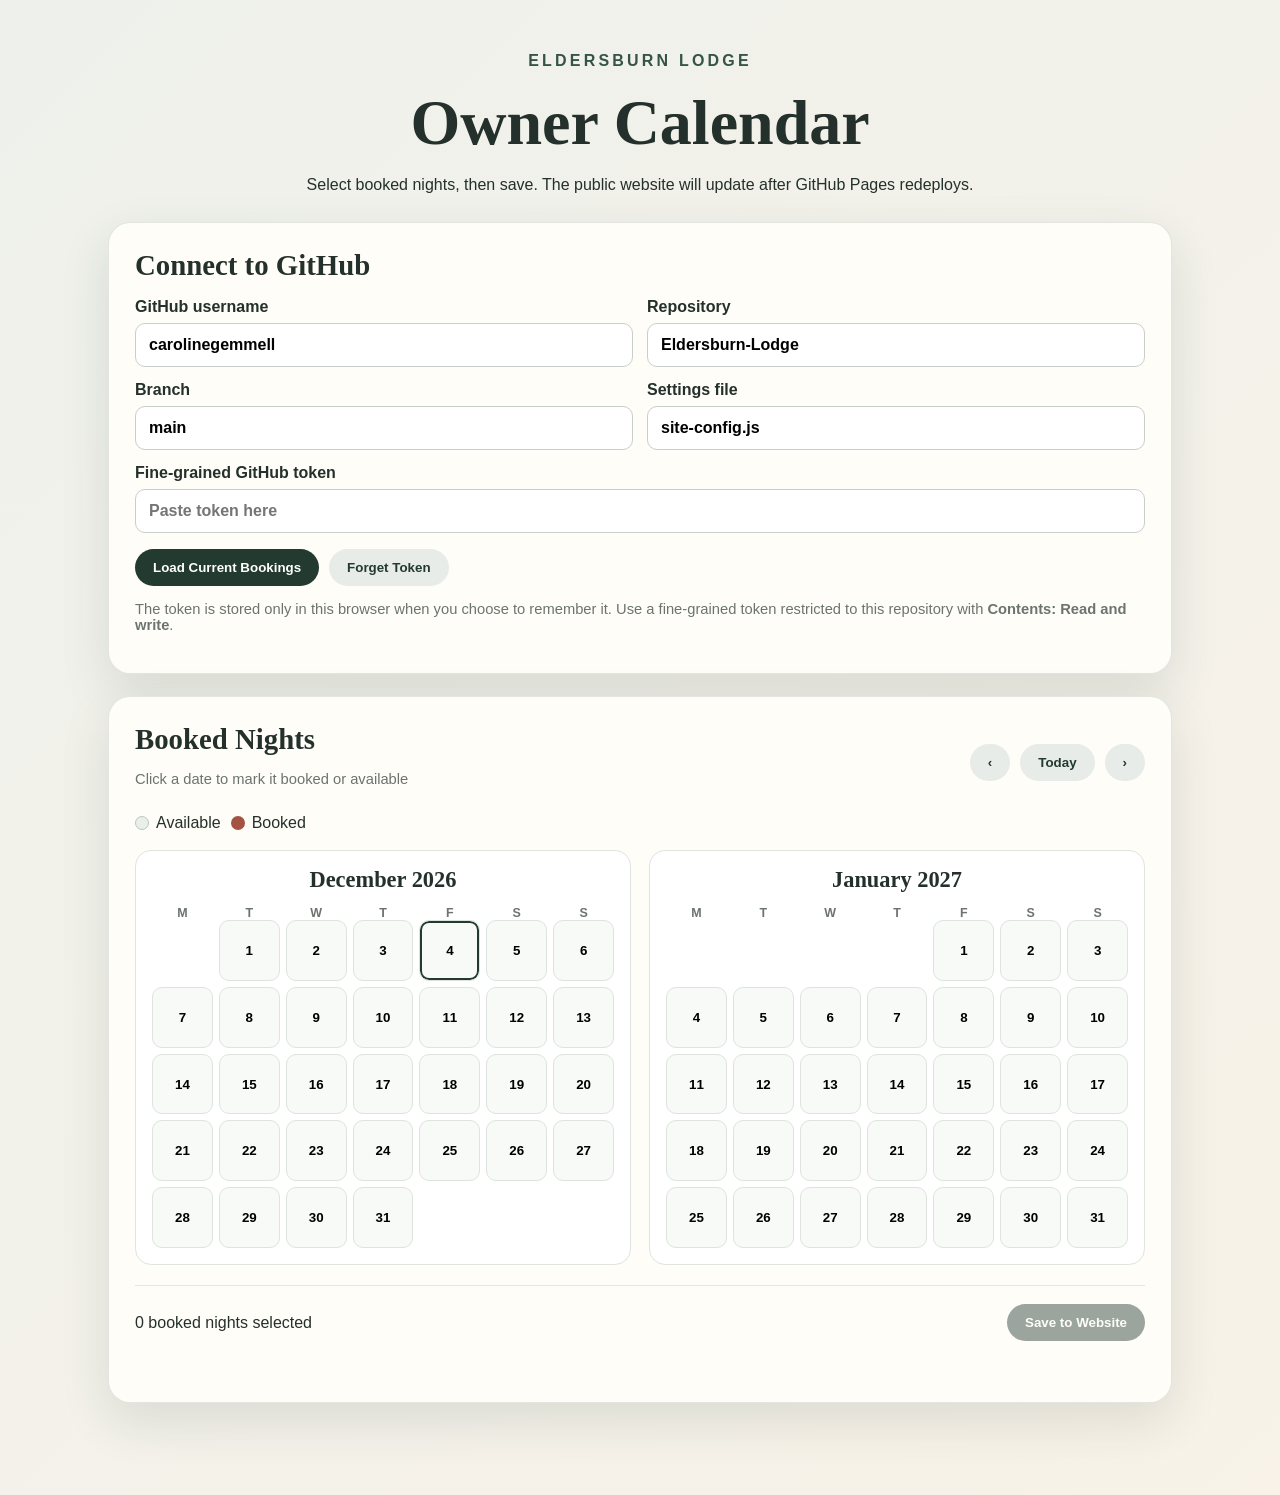
<file: admin.html>
<!doctype html>
<html lang="en">
<head>
  <meta charset="utf-8">
  <meta name="viewport" content="width=device-width, initial-scale=1">
  <meta name="robots" content="noindex,nofollow">
  <title>Eldersburn Lodge Owner Calendar</title>
  <link rel="stylesheet" href="admin.css">
</head>
<body>
  <main class="admin-shell">
    <header>
      <p class="eyebrow">Eldersburn Lodge</p>
      <h1>Owner Calendar</h1>
      <p>Select booked nights, then save. The public website will update after GitHub Pages redeploys.</p>
    </header>

    <section class="panel setup-panel" aria-labelledby="setup-title">
      <h2 id="setup-title">Connect to GitHub</h2>
      <div class="form-grid">
        <label>GitHub username<input id="owner" value="carolinegemmell" autocomplete="username"></label>
        <label>Repository<input id="repo" value="Eldersburn-Lodge"></label>
        <label>Branch<input id="branch" value="main"></label>
        <label>Settings file<input id="path" value="site-config.js"></label>
        <label class="token-field">Fine-grained GitHub token<input id="token" type="password" placeholder="Paste token here" autocomplete="off"></label>
      </div>
      <div class="button-row">
        <button id="load" class="primary">Load Current Bookings</button>
        <button id="forget" class="secondary">Forget Token</button>
      </div>
      <p class="small">The token is stored only in this browser when you choose to remember it. Use a fine-grained token restricted to this repository with <strong>Contents: Read and write</strong>.</p>
    </section>

    <section class="panel calendar-panel" aria-labelledby="calendar-title">
      <div class="calendar-heading">
        <div>
          <h2 id="calendar-title">Booked Nights</h2>
          <p>Click a date to mark it booked or available</p>
        </div>
        <div class="calendar-nav">
          <button id="prev" class="secondary" aria-label="Previous month">‹</button>
          <button id="today" class="secondary">Today</button>
          <button id="next" class="secondary" aria-label="Next month">›</button>
        </div>
      </div>
      <div class="legend"><span><i class="available-dot"></i>Available</span><span><i class="booked-dot"></i>Booked</span></div>
      <div id="months" class="months" aria-live="polite"></div>
      <div class="summary-row">
        <span id="count">0 booked nights selected</span>
        <button id="save" class="primary" disabled>Save to Website</button>
      </div>
      <p id="status" class="status" role="status"></p>
    </section>
  </main>
  <script src="admin.js"></script>
</body>
</html>
</file>
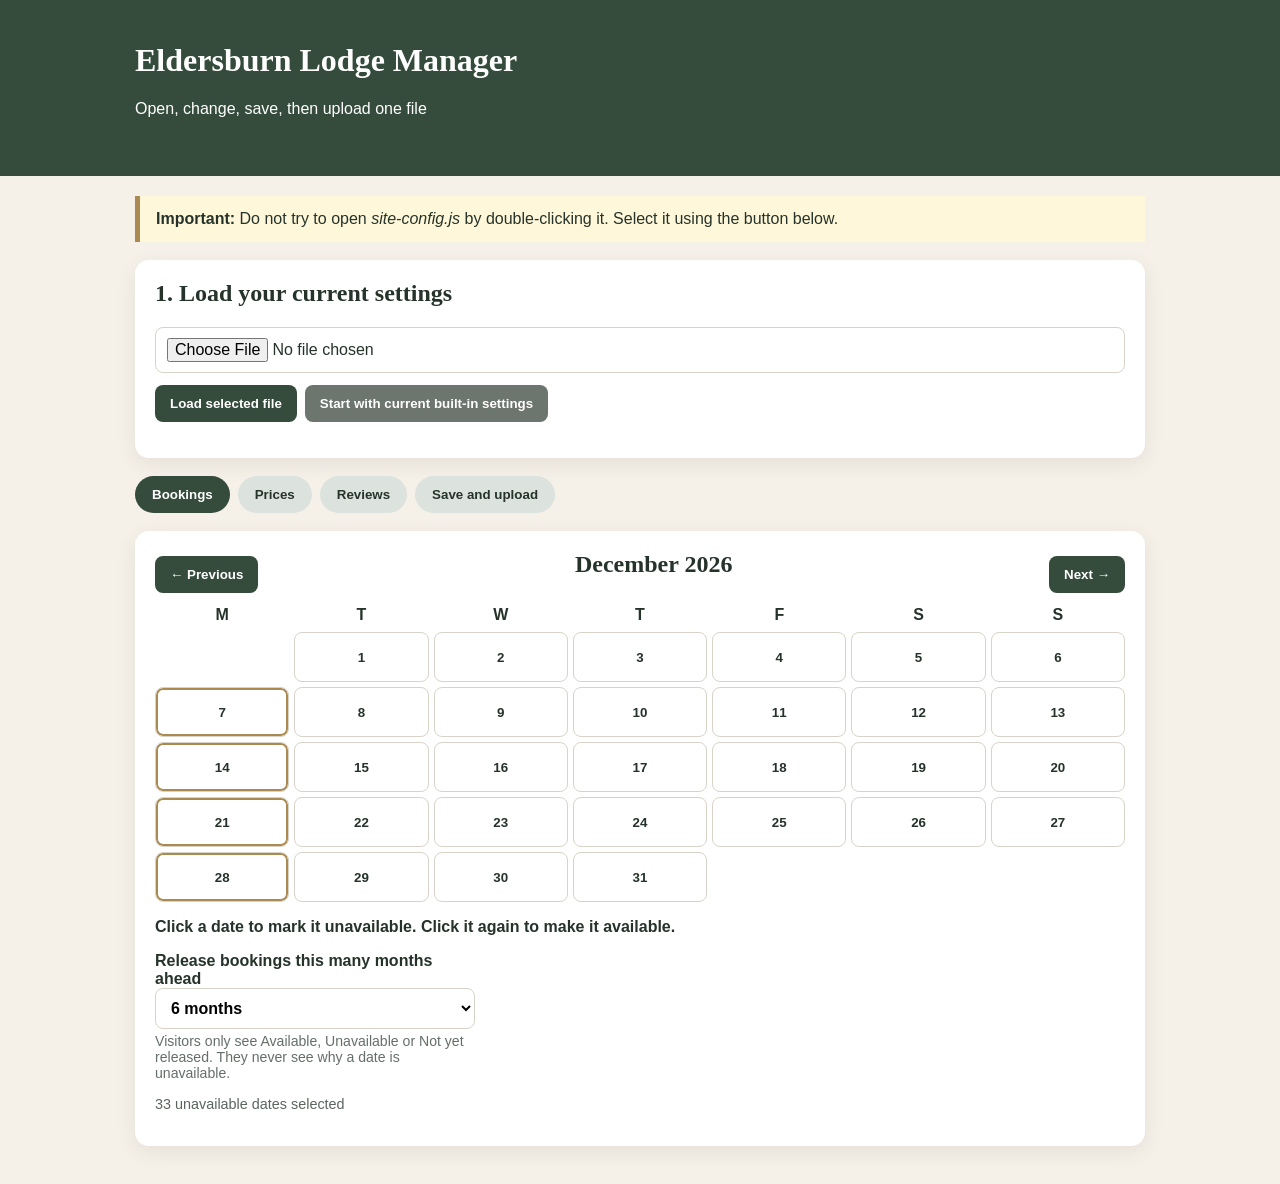
<file: Eldersburn_Lodge_Manager.html>
<!doctype html>
<html lang="en-GB">
<head>
<meta charset="utf-8"><meta name="viewport" content="width=device-width,initial-scale=1">
<title>Eldersburn Lodge Manager</title>
<style>
:root{--green:#354c3d;--cream:#f5f1e8;--ink:#25332a;--gold:#aa8a50;--red:#8b4a45;--line:#d8d3c8}
*{box-sizing:border-box}body{margin:0;font-family:Arial,sans-serif;background:var(--cream);color:var(--ink)}
header{background:var(--green);color:#fff;padding:22px}.wrap{max-width:1050px;margin:auto;padding:20px}
h1,h2,h3{font-family:Georgia,serif;margin-top:0}.intro{background:#fff7d9;border-left:5px solid var(--gold);padding:14px 16px;margin-bottom:18px}
.tabs{display:flex;gap:8px;flex-wrap:wrap;margin-bottom:18px}.tab{border:0;border-radius:999px;padding:11px 17px;background:#dce2dd;color:var(--ink);font-weight:700;cursor:pointer}.tab.active{background:var(--green);color:#fff}
.panel{display:none}.panel.active{display:block}.card{background:#fff;padding:20px;border-radius:14px;margin-bottom:18px;box-shadow:0 6px 22px #00000012}
button,.button{border:0;border-radius:8px;padding:11px 15px;background:var(--green);color:#fff;font-weight:700;cursor:pointer}.secondary{background:#6d756f}.danger{background:var(--red)}
input,textarea,select{width:100%;padding:10px 11px;border:1px solid var(--line);border-radius:8px;font:inherit;background:#fff}label{display:block;font-weight:700;margin-bottom:12px}label span{display:block;font-weight:400;font-size:.88rem;margin-top:4px;opacity:.7}
.row{display:grid;grid-template-columns:repeat(2,minmax(0,1fr));gap:14px}.actions{display:flex;gap:8px;flex-wrap:wrap}.status{font-weight:700;margin-top:12px}.calendar-head{display:flex;justify-content:space-between;align-items:center;gap:10px}.week,.days{display:grid;grid-template-columns:repeat(7,1fr);gap:5px}.week span{text-align:center;font-weight:700;padding:8px}.day{min-height:50px;border:1px solid var(--line);border-radius:8px;background:#fff;color:var(--ink)}.day.blank{visibility:hidden}.day.booked{background:var(--red);color:#fff;border-color:var(--red)}.day.monday{box-shadow:inset 0 0 0 2px var(--gold)}
.review{border:1px solid var(--line);border-radius:10px;padding:14px;margin-top:10px}.review .stars{color:var(--gold)}
.steps li{margin:.55rem 0}.small{font-size:.9rem;opacity:.75}.savebox{background:#eef4ef;border:1px solid #cad8cd}
@media(max-width:700px){.row{grid-template-columns:1fr}.wrap{padding:12px}.week,.days{gap:3px}.day{min-height:44px;padding:5px}}
</style>
</head>
<body>
<header><div class="wrap"><h1>Eldersburn Lodge Manager</h1><p>Open, change, save, then upload one file</p></div></header>
<div class="wrap">
<div class="intro"><strong>Important:</strong> Do not try to open <em>site-config.js</em> by double-clicking it. Select it using the button below.</div>
<div class="card">
  <h2>1. Load your current settings</h2>
  <input id="file" type="file" accept=".js,text/javascript">
  <div class="actions" style="margin-top:12px"><button id="load">Load selected file</button><button id="useDefaults" class="secondary">Start with current built-in settings</button></div>
  <p id="loadStatus" class="status"></p>
</div>
<div class="tabs">
<button class="tab active" data-panel="bookings">Bookings</button>
<button class="tab" data-panel="prices">Prices</button>
<button class="tab" data-panel="reviews">Reviews</button>
<button class="tab" data-panel="save">Save and upload</button>
</div>
<section id="bookings" class="panel active">
<div class="card">
<div class="calendar-head"><button id="prev">← Previous</button><h2 id="month"></h2><button id="next">Next →</button></div>
<div class="week"><span>M</span><span>T</span><span>W</span><span>T</span><span>F</span><span>S</span><span>S</span></div><div id="days" class="days"></div>
<p><strong>Click a date to mark it unavailable. Click it again to make it available.</strong></p>
<label style="max-width:320px">Release bookings this many months ahead
<select id="bookingWindow"><option value="3">3 months</option><option value="6">6 months</option><option value="9">9 months</option><option value="12">12 months</option></select>
<span>Visitors only see Available, Unavailable or Not yet released. They never see why a date is unavailable.</span></label>
<p id="dateCount" class="small"></p>
</div></section>
<section id="prices" class="panel"><div class="card"><h2>Prices</h2>
<div class="row"><label>Low season — 4 nights<input id="low4"></label><label>Low season — 7 nights<input id="low7"></label></div>
<div class="row"><label>Mid season — 4 nights<input id="mid4"></label><label>Mid season — 7 nights<input id="mid7"></label></div>
<div class="row"><label>High season — 4 nights<input id="high4"></label><label>High season — 7 nights<input id="high7"></label></div>
<label>Christmas and New Year<input id="festive"></label>
<h3>Booking terms</h3><div class="row"><label>Minimum stay<input id="minimum"></label><label>Cleaning charge<input id="cleaning"></label><label>Security deposit<input id="deposit"></label><label>Pet rule<input id="pets"></label><label>Changeover day<input id="changeover"></label></div>
</div></section>
<section id="reviews" class="panel"><div class="card"><h2>Add or edit a review</h2>
<div class="row"><label>Guest name<input id="reviewName"></label><label>Location<input id="reviewLocation"></label></div>
<label>Rating<select id="reviewRating"><option value="5">5 stars</option><option value="4">4 stars</option><option value="3">3 stars</option><option value="2">2 stars</option><option value="1">1 star</option></select></label>
<label>Review<textarea id="reviewText" rows="5"></textarea></label><div class="actions"><button id="saveReview">Add review</button><button id="cancelReview" class="secondary" hidden>Cancel edit</button></div><p id="reviewStatus" class="status"></p>
<div id="reviewList"></div></div></section>
<section id="save" class="panel"><div class="card savebox"><h2>2. Download your updated file</h2><p>This creates one file called <strong>site-config.js</strong>.</p><button id="download">Download site-config.js</button><p id="downloadStatus" class="status"></p></div>
<div class="card"><h2>3. Upload it to GitHub</h2><ol class="steps"><li>Open the Eldersburn-Lodge repository</li><li>Choose <strong>Add file → Upload files</strong></li><li>Upload the new <strong>site-config.js</strong></li><li>Commit directly to the main branch</li><li>Wait for the green Pages tick</li><li>Refresh the live website. Use <strong>Ctrl + Shift + R</strong> only if the old version is still showing</li></ol></div></section>
</div>
<script>
const defaults={bookingWindowMonths:6,bookedDates:["2026-08-07","2026-08-08","2026-08-09","2026-08-10","2026-08-14","2026-08-15","2026-08-16","2026-08-17","2026-08-19","2026-08-20","2026-08-21","2026-08-22","2026-08-23","2026-08-28","2026-08-29","2026-08-30","2026-08-31","2026-09-04","2026-09-05","2026-09-06","2026-09-07","2026-09-11","2026-09-12","2026-09-13","2026-09-14","2026-09-15","2026-09-18","2026-09-19","2026-09-20","2026-09-25","2026-09-26","2026-09-27","2026-09-28"],prices:[{season:"Low season",dates:"January, February, March and December",stays:[{label:"4 nights",price:"£1,000"},{label:"7 nights",price:"£1,750"}]},{season:"Mid season",dates:"April, May, October and November",stays:[{label:"4 nights",price:"£1,200"},{label:"7 nights",price:"£2,100"}]},{season:"High season",dates:"June, July, August and September",stays:[{label:"4 nights",price:"£1,400"},{label:"7 nights",price:"£2,450"}]},{season:"Christmas and New Year",dates:"Festive period",stays:[{label:"Festive stay",price:"£3,000"}]}],priceNotes:["Minimum stay: 4 nights","Cleaning charge: £100 per booking","Refundable security deposit: £200","No pets","Standard changeover day: Monday","Christmas and New Year dates and stay duration are confirmed when you enquire"],reviews:[]};
let config=JSON.parse(JSON.stringify(defaults)),booked=new Set(defaults.bookedDates),reviews=[],month=new Date(),editing=-1;month.setDate(1);
const $=s=>document.querySelector(s),esc=s=>String(s||'').replace(/[&<>"']/g,c=>({'&':'&amp;','<':'&lt;','>':'&gt;','"':'&quot;',"'":'&#39;'}[c])),pad=n=>String(n).padStart(2,'0'),iso=(y,m,d)=>`${y}-${pad(m+1)}-${pad(d)}`;
document.querySelectorAll('.tab').forEach(b=>b.onclick=()=>{document.querySelectorAll('.tab').forEach(x=>x.classList.toggle('active',x===b));document.querySelectorAll('.panel').forEach(x=>x.classList.toggle('active',x.id===b.dataset.panel))});
function getPrice(season,label){return config.prices?.find(x=>x.season===season)?.stays?.find(x=>x.label===label)?.price||''}function note(prefix){return config.priceNotes?.find(x=>x.startsWith(prefix))?.slice(prefix.length).trim()||''}
function populate(){booked=new Set(config.bookedDates||[]);$('#bookingWindow').value=String(config.bookingWindowMonths||6);reviews=Array.isArray(config.reviews)?config.reviews.map(x=>({...x})):[];$('#low4').value=getPrice('Low season','4 nights');$('#low7').value=getPrice('Low season','7 nights');$('#mid4').value=getPrice('Mid season','4 nights');$('#mid7').value=getPrice('Mid season','7 nights');$('#high4').value=getPrice('High season','4 nights');$('#high7').value=getPrice('High season','7 nights');$('#festive').value=getPrice('Christmas and New Year','Festive stay');$('#minimum').value=note('Minimum stay:');$('#cleaning').value=note('Cleaning charge:');$('#deposit').value=note('Refundable security deposit:');$('#pets').value=config.priceNotes?.find(x=>/pet/i.test(x))||'No pets';$('#changeover').value=note('Standard changeover day:');renderCalendar();renderReviews()}
function renderCalendar(){const y=month.getFullYear(),m=month.getMonth();$('#month').textContent=month.toLocaleDateString('en-GB',{month:'long',year:'numeric'});const h=$('#days');h.innerHTML='';const start=(new Date(y,m,1).getDay()+6)%7;for(let i=0;i<start;i++){const b=document.createElement('button');b.className='day blank';h.appendChild(b)}for(let d=1;d<=new Date(y,m+1,0).getDate();d++){const key=iso(y,m,d),date=new Date(y,m,d),b=document.createElement('button');b.type='button';b.className='day';b.textContent=d;if(booked.has(key))b.classList.add('booked');if(date.getDay()===1)b.classList.add('monday');b.onclick=()=>{booked.has(key)?booked.delete(key):booked.add(key);renderCalendar()};h.appendChild(b)}$('#dateCount').textContent=`${booked.size} unavailable dates selected`}
$('#prev').onclick=()=>{month.setMonth(month.getMonth()-1);renderCalendar()};$('#next').onclick=()=>{month.setMonth(month.getMonth()+1);renderCalendar()};
$('#load').onclick=async()=>{const f=$('#file').files[0];if(!f){$('#loadStatus').textContent='Choose site-config.js first';return}try{const text=await f.text(),box={};new Function('window',text)(box);if(!box.ELDERSBURN_CONFIG)throw Error();config=box.ELDERSBURN_CONFIG;populate();$('#loadStatus').textContent='Settings loaded successfully'}catch(e){$('#loadStatus').textContent='That file could not be loaded. Please choose site-config.js'}};
$('#useDefaults').onclick=()=>{config=JSON.parse(JSON.stringify(defaults));populate();$('#loadStatus').textContent='Built-in settings loaded'};
function renderReviews(){const h=$('#reviewList');h.innerHTML=reviews.length?reviews.map((r,i)=>`<div class="review"><strong>${esc(r.name)}</strong>${r.location?' · '+esc(r.location):''}<div class="stars">${'★'.repeat(Number(r.rating)||5)}</div><p>${esc(r.text)}</p><div class="actions"><button data-edit="${i}">Edit</button><button class="danger" data-delete="${i}">Delete</button></div></div>`).join(''):'<p>No reviews added yet</p>';h.querySelectorAll('[data-edit]').forEach(b=>b.onclick=()=>editReview(+b.dataset.edit));h.querySelectorAll('[data-delete]').forEach(b=>b.onclick=()=>{if(confirm('Delete this review?')){reviews.splice(+b.dataset.delete,1);renderReviews()}})}
function clearReview(){editing=-1;$('#reviewName').value='';$('#reviewLocation').value='';$('#reviewRating').value='5';$('#reviewText').value='';$('#saveReview').textContent='Add review';$('#cancelReview').hidden=true}function editReview(i){editing=i;const r=reviews[i];$('#reviewName').value=r.name||'';$('#reviewLocation').value=r.location||'';$('#reviewRating').value=r.rating||5;$('#reviewText').value=r.text||'';$('#saveReview').textContent='Save review';$('#cancelReview').hidden=false}
$('#saveReview').onclick=()=>{const r={name:$('#reviewName').value.trim(),location:$('#reviewLocation').value.trim(),rating:+$('#reviewRating').value,text:$('#reviewText').value.trim()};if(!r.name||!r.text){$('#reviewStatus').textContent='Enter the guest name and review';return}editing>=0?reviews[editing]=r:reviews.push(r);$('#reviewStatus').textContent='Review saved';clearReview();renderReviews()};$('#cancelReview').onclick=clearReview;
function val(id){return $('#'+id).value.trim()}function output(){return{bookingWindowMonths:Number($('#bookingWindow').value)||6,bookedDates:[...booked].sort(),prices:[{season:'Low season',dates:'January, February, March and December',stays:[{label:'4 nights',price:val('low4')},{label:'7 nights',price:val('low7')}]},{season:'Mid season',dates:'April, May, October and November',stays:[{label:'4 nights',price:val('mid4')},{label:'7 nights',price:val('mid7')}]},{season:'High season',dates:'June, July, August and September',stays:[{label:'4 nights',price:val('high4')},{label:'7 nights',price:val('high7')}]},{season:'Christmas and New Year',dates:'Festive period',stays:[{label:'Festive stay',price:val('festive')}]}],priceNotes:[`Minimum stay: ${val('minimum')}`,`Cleaning charge: ${val('cleaning')}`,`Refundable security deposit: ${val('deposit')}`,val('pets'),`Standard changeover day: ${val('changeover')}`,'Christmas and New Year dates and stay duration are confirmed when you enquire'],reviews}}
$('#download').onclick=()=>{const text='/* Eldersburn Lodge website settings — generated by the Manager */\nwindow.ELDERSBURN_CONFIG = '+JSON.stringify(output(),null,2)+';\n',blob=new Blob([text],{type:'text/javascript'}),a=document.createElement('a');a.href=URL.createObjectURL(blob);a.download='site-config.js';a.click();setTimeout(()=>URL.revokeObjectURL(a.href),1000);$('#downloadStatus').textContent='site-config.js downloaded'};
populate();
</script>
</body></html>
</file>
<file: admin.css>
:root{--forest:#233a31;--forest2:#365347;--cream:#f6f1e8;--paper:#fffdf8;--sand:#d7c6aa;--ink:#24302b;--muted:#6b746f;--booked:#a45243;--shadow:0 18px 50px rgba(35,58,49,.12)}
*{box-sizing:border-box}body{margin:0;background:linear-gradient(135deg,#eef1eb,#f8f2e8);font-family:Arial,sans-serif;color:var(--ink)}.admin-shell{max-width:1100px;margin:auto;padding:36px 18px 70px}header{text-align:center;margin-bottom:28px}header h1{font-family:Georgia,serif;font-size:clamp(2.3rem,5vw,4.4rem);margin:.15em 0}.eyebrow{text-transform:uppercase;letter-spacing:.2em;color:var(--forest2);font-weight:700}.panel{background:var(--paper);border:1px solid rgba(35,58,49,.12);border-radius:22px;padding:26px;box-shadow:var(--shadow);margin:22px 0}.panel h2{font-family:Georgia,serif;font-size:1.8rem;margin:0 0 16px}.form-grid{display:grid;grid-template-columns:repeat(2,minmax(0,1fr));gap:14px}.form-grid label{display:grid;gap:7px;font-weight:700}.form-grid input{width:100%;padding:12px 13px;border:1px solid #c8cec9;border-radius:10px;font:inherit;background:white}.token-field{grid-column:1/-1}.button-row,.summary-row,.calendar-heading,.calendar-nav,.legend{display:flex;gap:10px;align-items:center}.button-row{margin-top:16px}.primary,.secondary{border:0;border-radius:999px;padding:11px 18px;font-weight:700;cursor:pointer}.primary{background:var(--forest);color:white}.primary:disabled{opacity:.45;cursor:not-allowed}.secondary{background:#e7ece8;color:var(--forest)}.small,.calendar-heading p{color:var(--muted);font-size:.92rem}.calendar-heading{justify-content:space-between}.calendar-heading h2{margin-bottom:2px}.legend{margin:12px 0 18px}.legend span{display:flex;align-items:center;gap:7px}.legend i{width:14px;height:14px;border-radius:50%;display:inline-block}.available-dot{background:#e9efe9;border:1px solid #b9c8bc}.booked-dot{background:var(--booked)}.months{display:grid;grid-template-columns:repeat(2,minmax(0,1fr));gap:18px}.month{border:1px solid #dfe4df;border-radius:16px;padding:16px;background:white}.month h3{text-align:center;font-family:Georgia,serif;font-size:1.4rem;margin:0 0 13px}.weekdays,.days{display:grid;grid-template-columns:repeat(7,1fr);gap:6px}.weekdays span{text-align:center;font-size:.78rem;color:var(--muted);font-weight:700}.day{aspect-ratio:1;display:grid;place-items:center;border:1px solid #dce4dd;border-radius:10px;background:#f8faf7;cursor:pointer;font-weight:700}.day:hover{outline:2px solid var(--sand)}.day.booked{background:var(--booked);color:white;border-color:var(--booked)}.day.today{box-shadow:inset 0 0 0 2px var(--forest)}.day.blank{visibility:hidden}.summary-row{justify-content:space-between;margin-top:20px;padding-top:18px;border-top:1px solid #e4e8e4}.status{min-height:1.4em;margin:12px 0 0;font-weight:700}.status.error{color:#a33025}.status.success{color:#2c704c}@media(max-width:760px){.form-grid,.months{grid-template-columns:1fr}.calendar-heading{align-items:flex-start}.summary-row{align-items:flex-start;flex-direction:column}.panel{padding:19px}}
</file>
